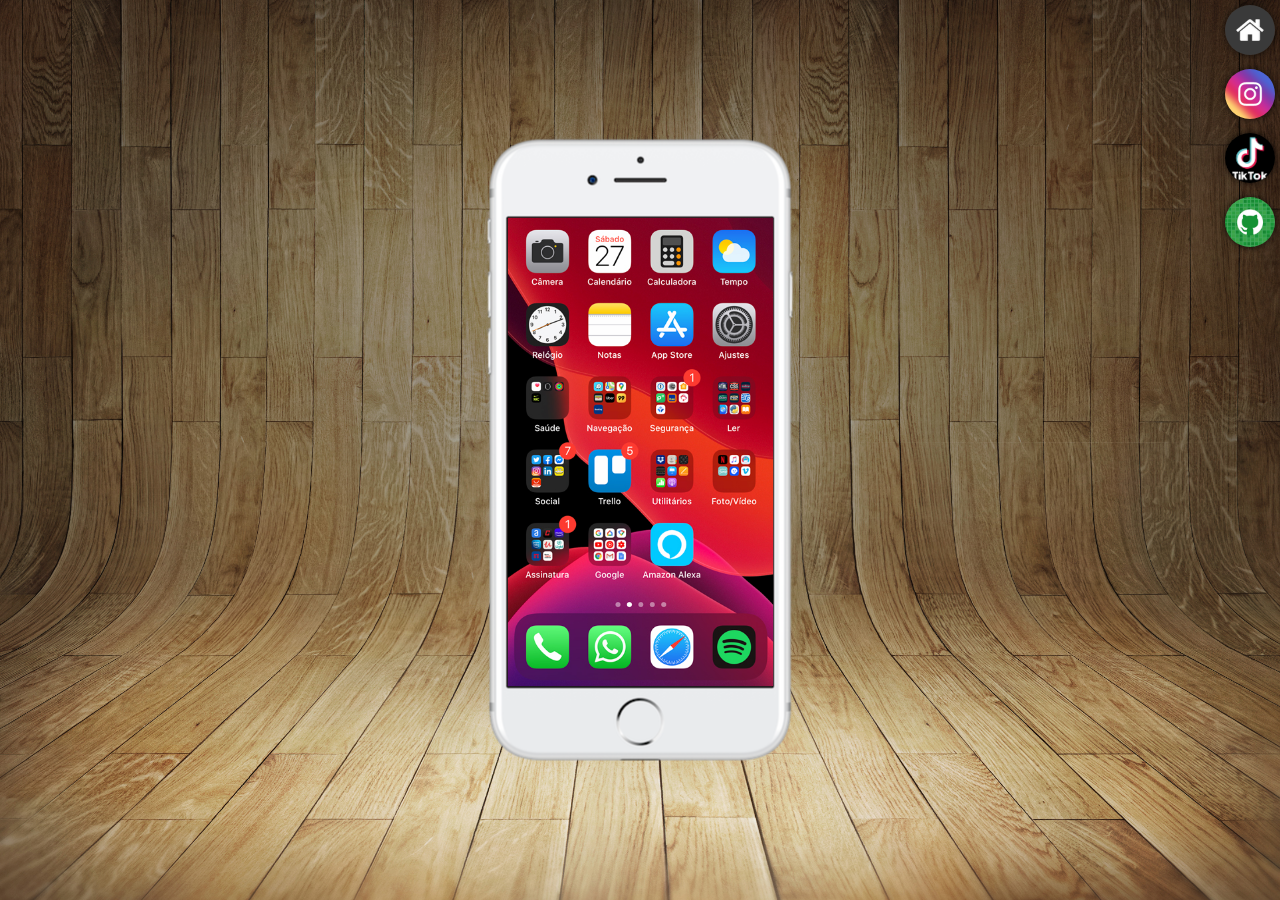
<file: projeto iframe/index.html>
<!DOCTYPE html>
<html lang="pt-br">
<head>
    <meta charset="UTF-8">
    <meta name="viewport" content="width=device-width, initial-scale=1.0">
    <title>Projeto iframe</title>
    <link rel="stylesheet" href="style.css">
    <link rel="shortcut icon" href="favicon.ico" type="image/x-icon">
</head>
<body>
    <main>
        <section id="cel">
            <iframe name="tela" id="tela" src="home.html" frameborder="0">seu navegador não é compatível com isto.</iframe>
        </section>
        <section id="rs">
            <a href="home.html" target="tela"><img src="imagens/logo-home.jpg" alt=""></a><br>
            <a href="instagram.html" target="tela"><img src="imagens/logo-instagram.jpg" alt=""></a><br>
            <a href="tiktok.html" target="tela"><img src="imagens/logo-tiktok.png" alt=""></a><br>
            <a href="github.html" target="tela"><img src="imagens/logo-github.jpg" alt=""></a>
        </section>
    </main>
</body>
</html>
</file>
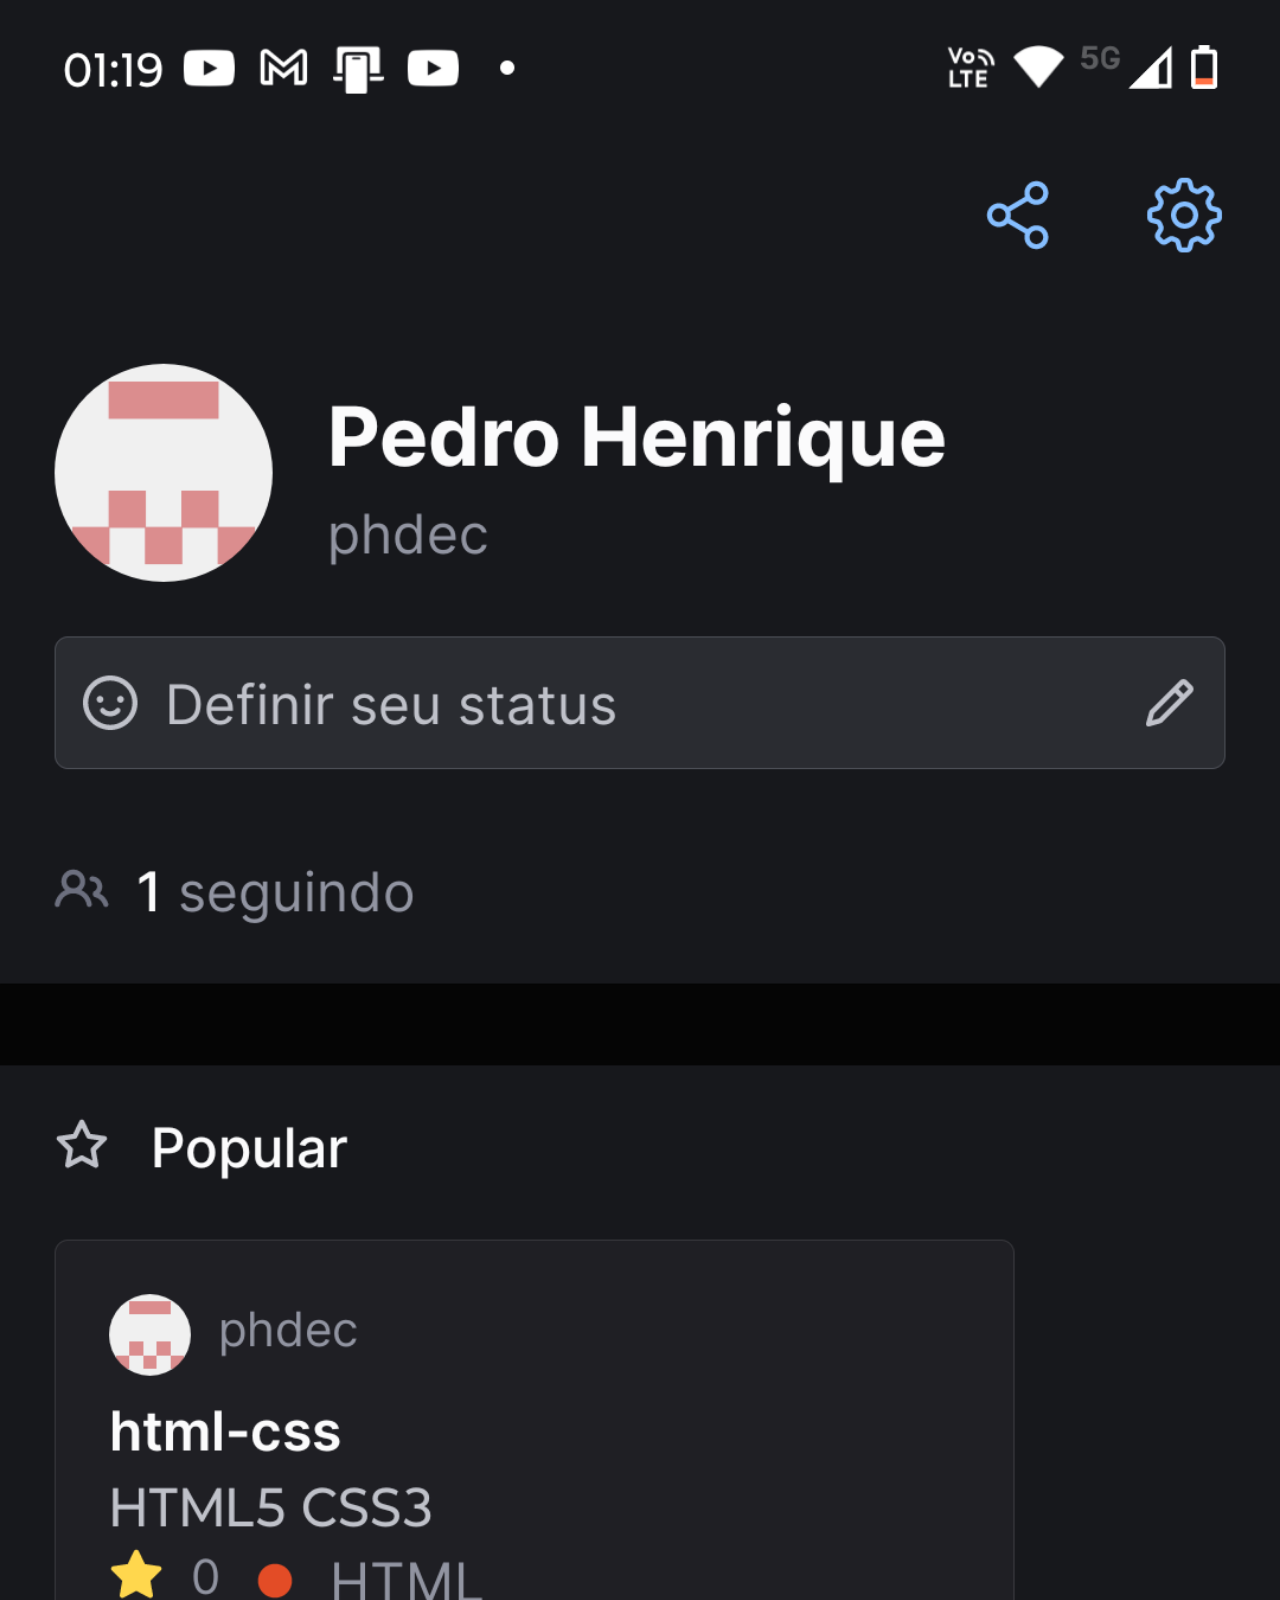
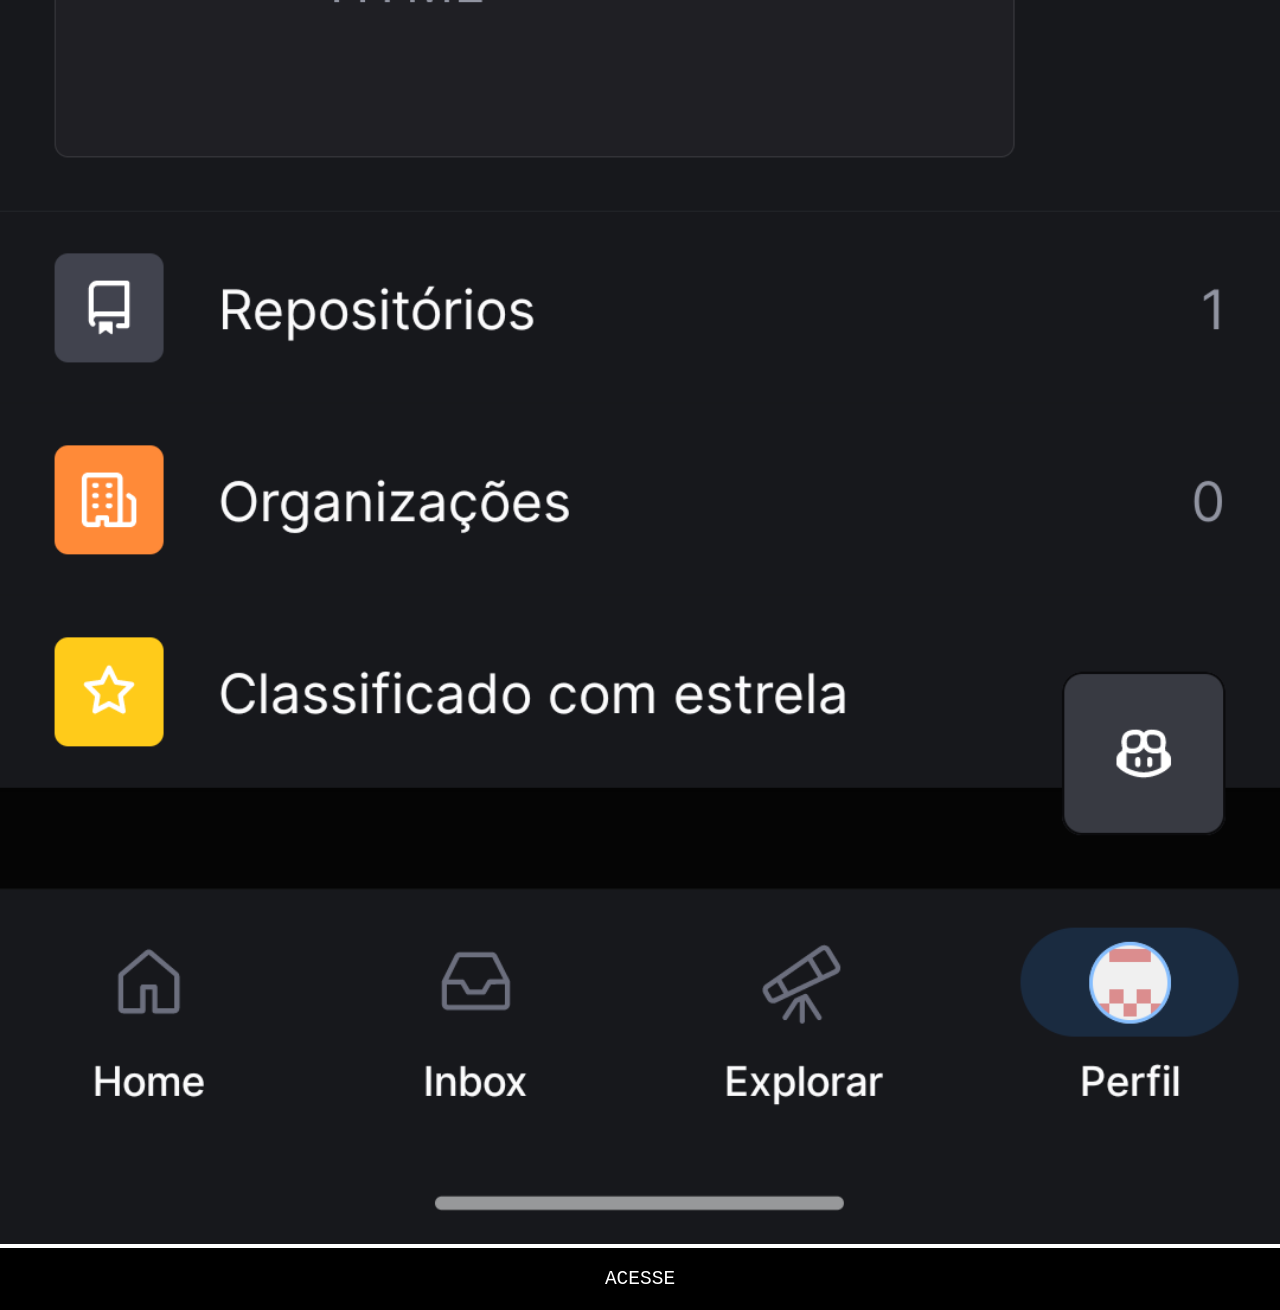
<file: projeto iframe/github.html>
<!DOCTYPE html>
<html lang="pt-br">
<head>
    <meta charset="UTF-8">
    <meta name="viewport" content="width=device-width, initial-scale=1.0">
    <title>Document</title>
    <link rel="stylesheet" href="estilo/social.css">
</head>
<body>
    <img src="imagens/tela-github.png" alt="tela github">
    <a href="https://github.com/phdec" target="_blank">ACESSE</a>

</body>
</html>
</file>
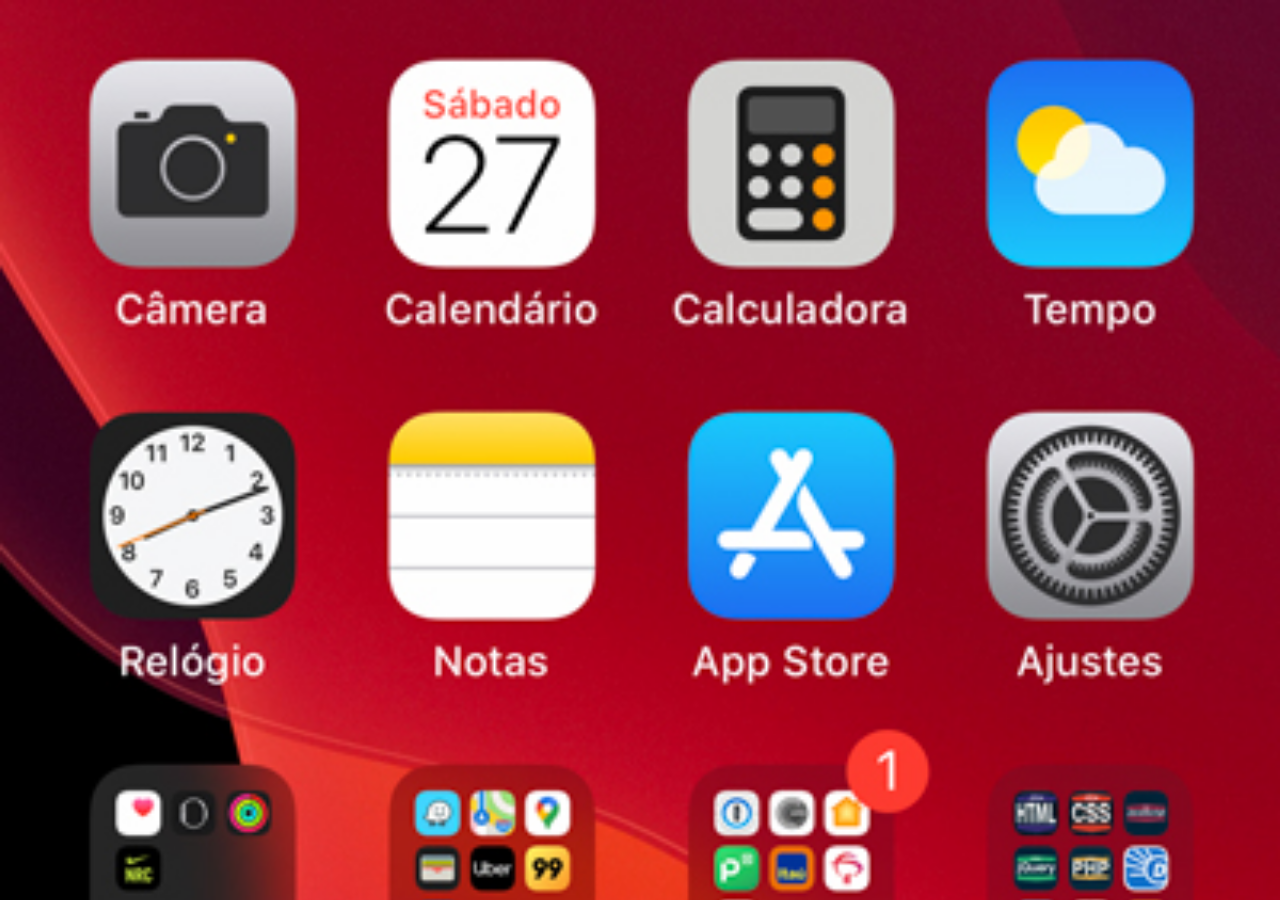
<file: projeto iframe/home.html>
<!DOCTYPE html>
<html lang="pt-br">
<head>
    <meta charset="UTF-8">
    <meta name="viewport" content="width=device-width, initial-scale=1.0">
    <title>Document</title>
    <style>
        * {
            margin: 0px;
            padding: 0px;
        }

        body {
            height: 100vh;
            width: 100vw;
            background: black url('imagens/tela-home.jpg') no-repeat top center;
            background-size: cover;
        }
    </style>
</head>
<body>
    
</body>
</html>
</file>
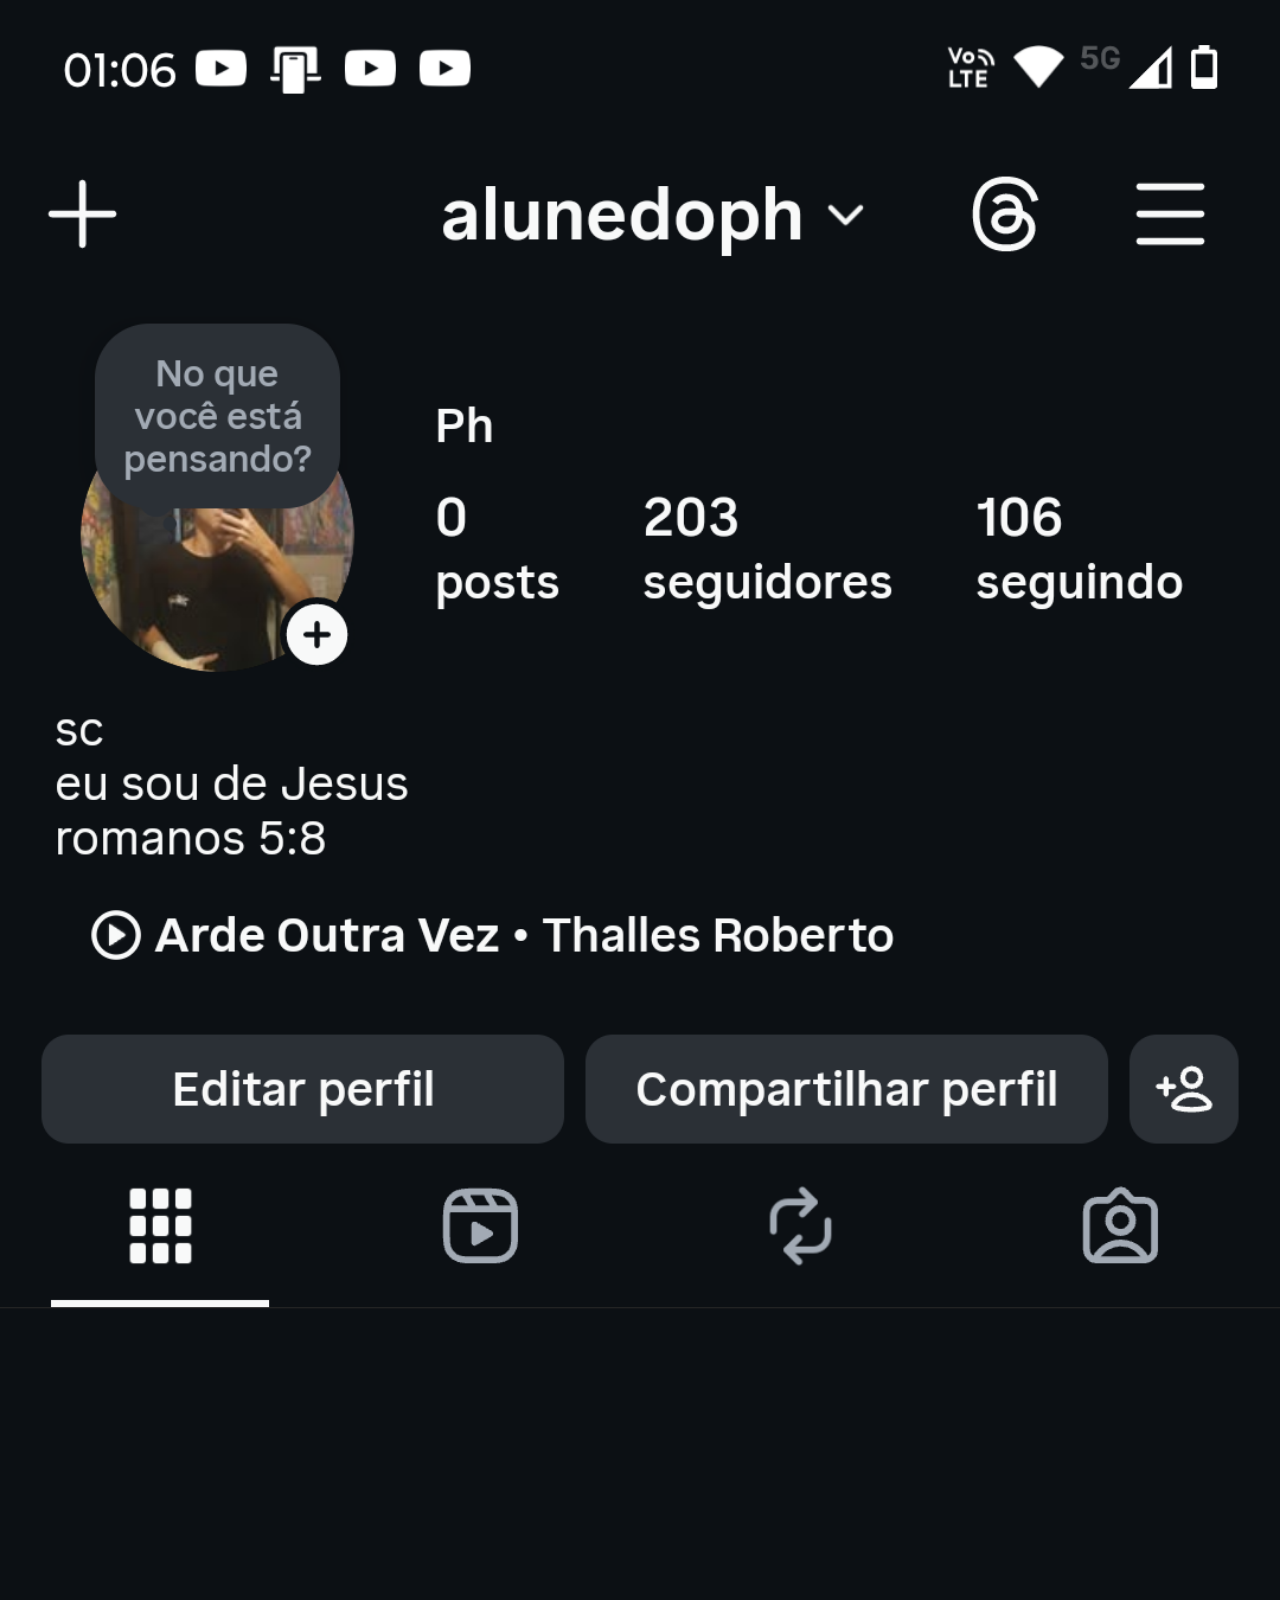
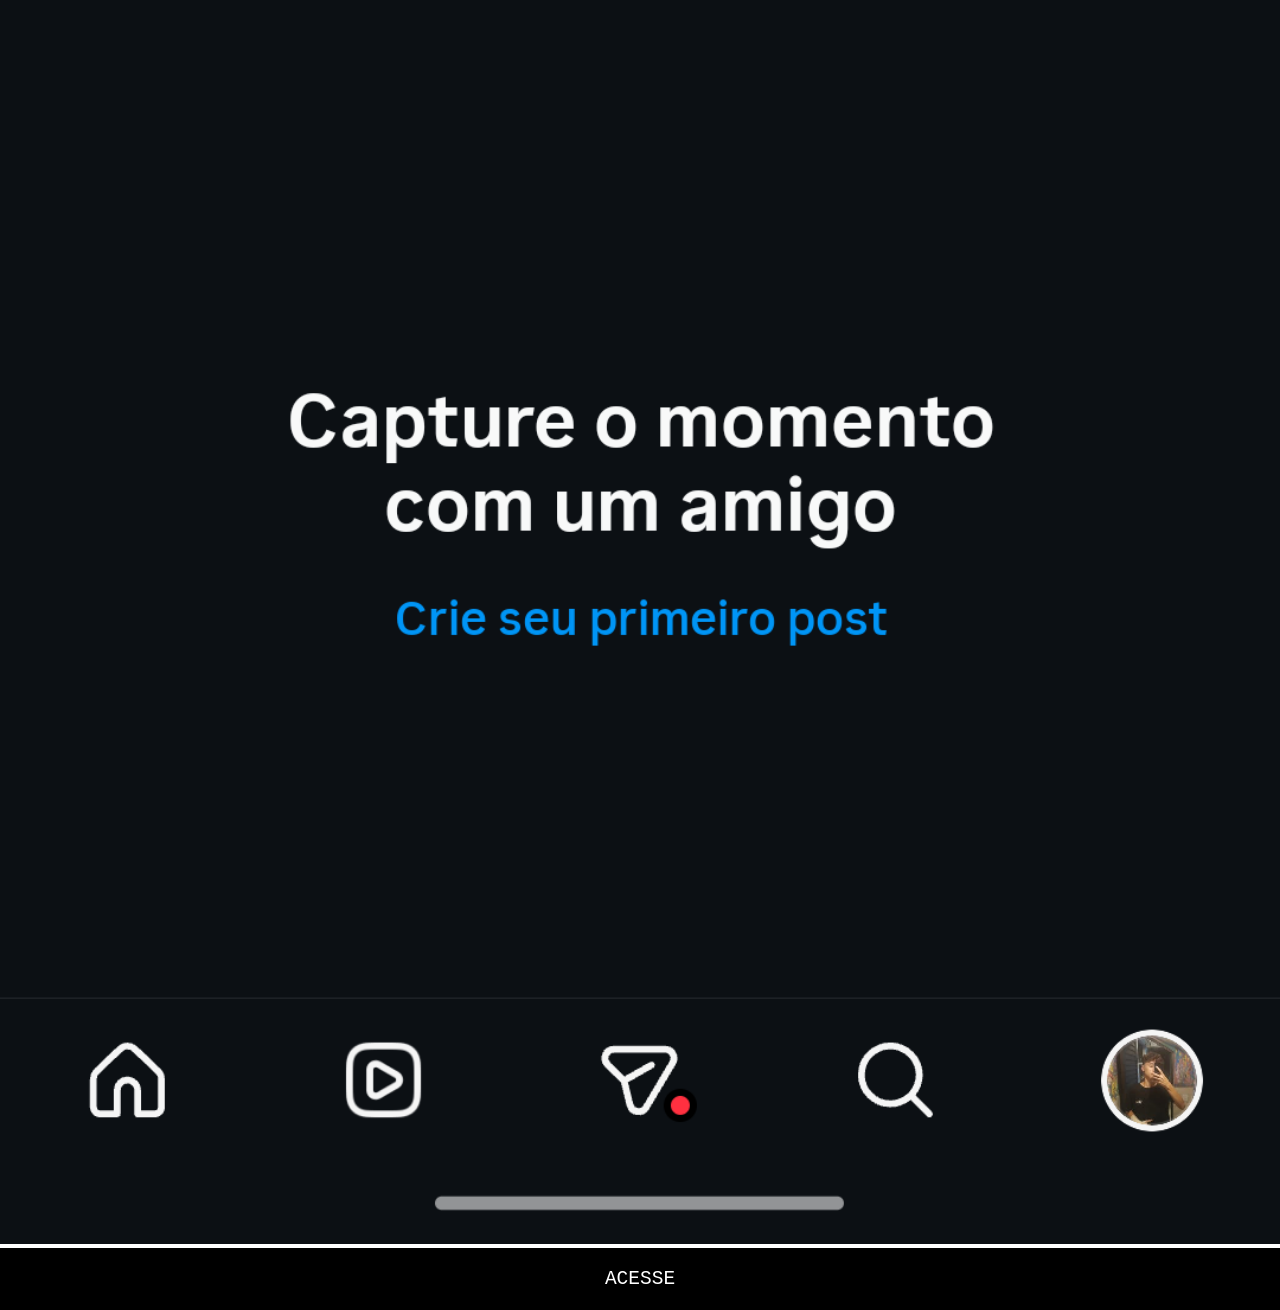
<file: projeto iframe/instagram.html>
<!DOCTYPE html>
<html lang="pt-br">
<head>
    <meta charset="UTF-8">
    <meta name="viewport" content="width=device-width, initial-scale=1.0">
    <title>Document</title>
    <link rel="stylesheet" href="estilo/social.css">
        <css></css>
    </link>
</head>
<body>
    <img src="imagens/tela-instagram.png" alt="tela instagram">
    <a href="https://www.instagram.com/alunedoph/" target="_blank">ACESSE</a>
</body>
</html>
</file>
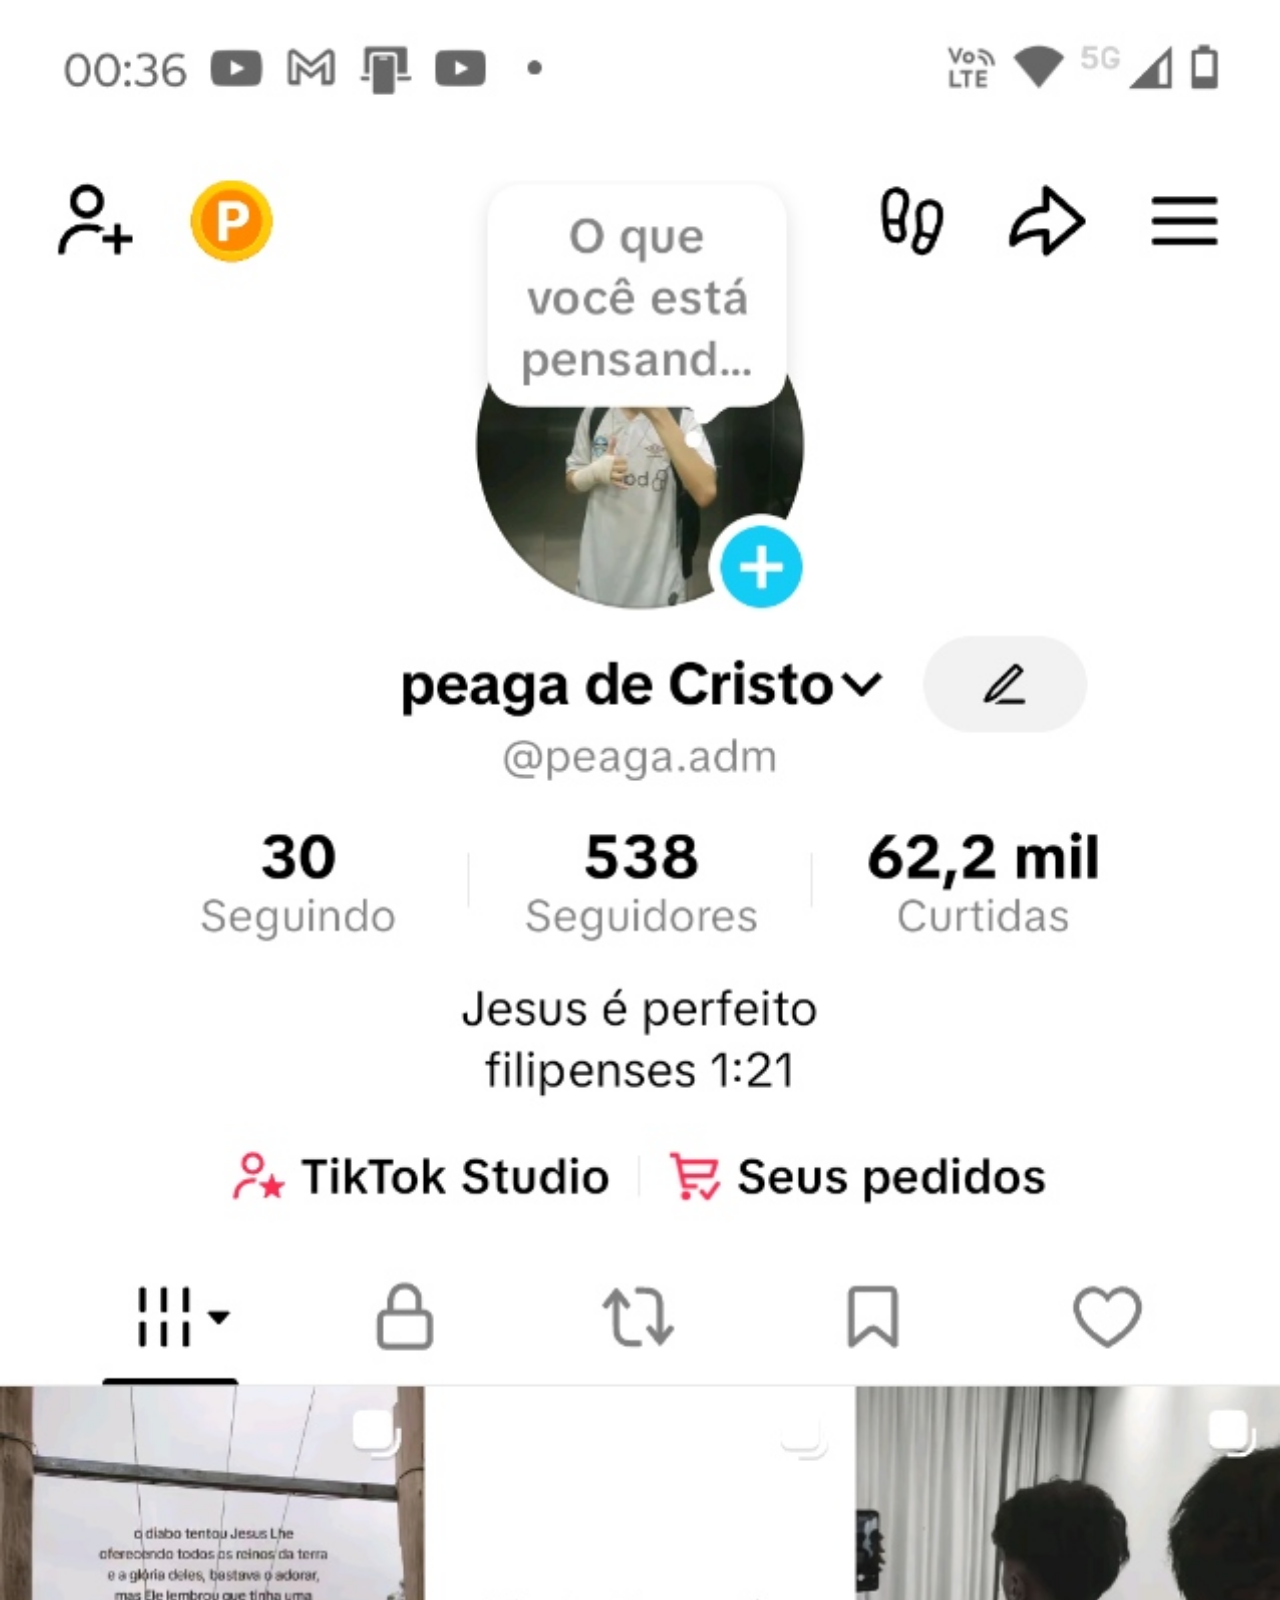
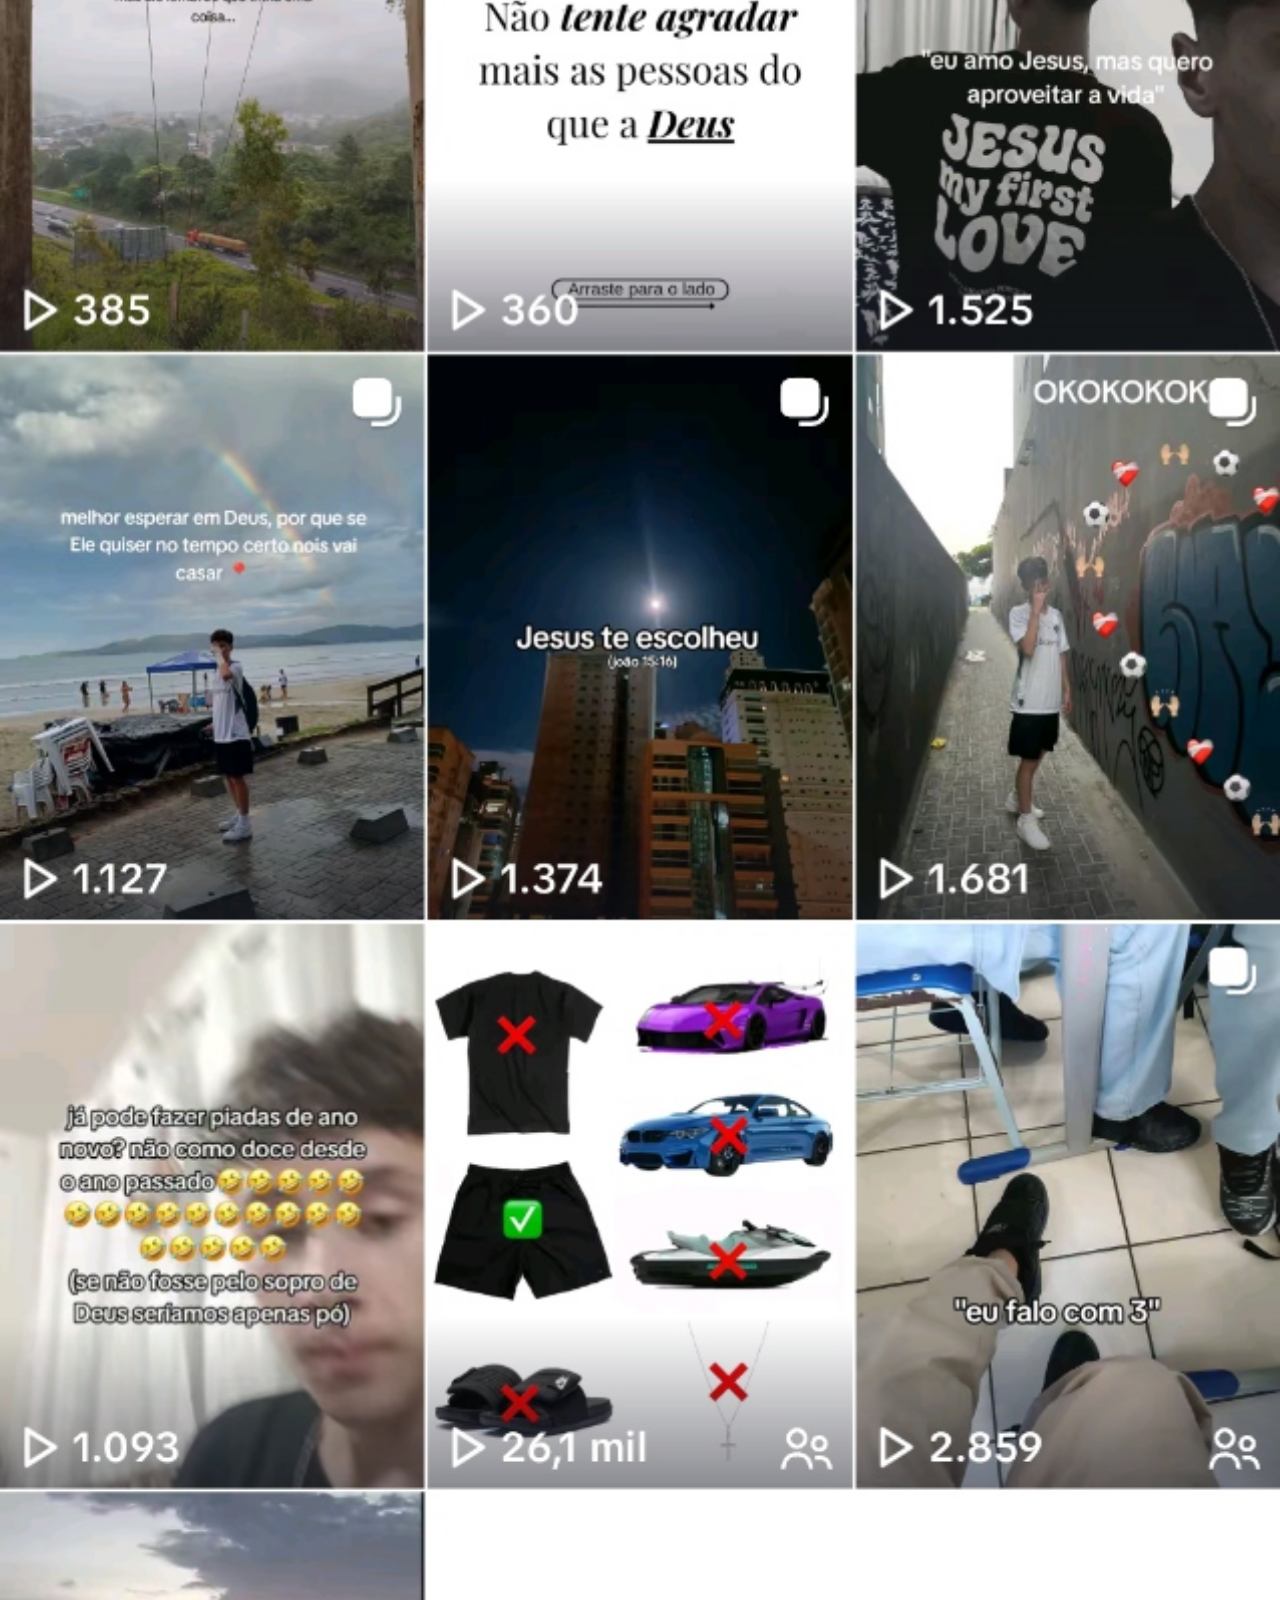
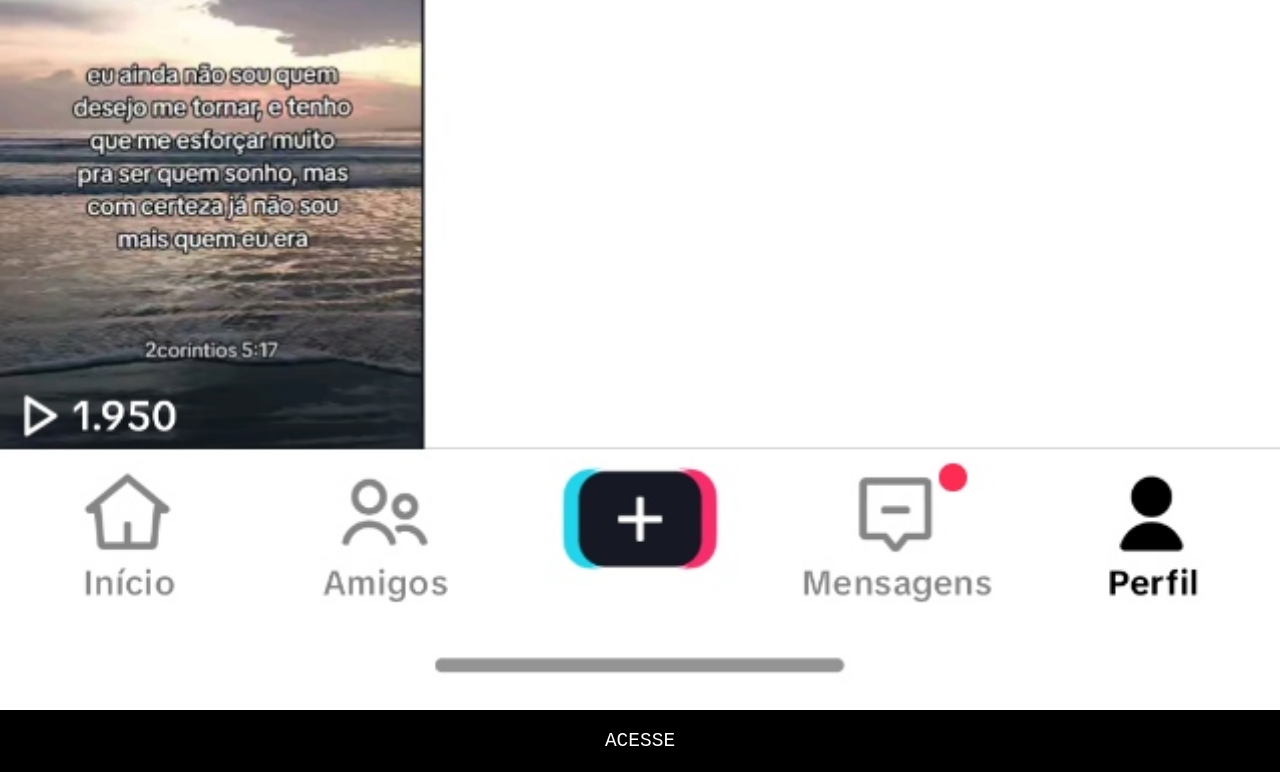
<file: projeto iframe/tiktok.html>
<!DOCTYPE html>
<html lang="pt-br">
<head>
    <meta charset="UTF-8">
    <meta name="viewport" content="width=device-width, initial-scale=1.0">
    <title>Document</title>
    <link rel="stylesheet" href="estilo/social.css">
</head>
<body>
    <img src="imagens/tela-tiktok.png" alt="tela do tiktok">
    <a href="https://www.tiktok.com/@peaga.adm?lang=pt-BR" target="_blank">ACESSE</a>
</body>
</html>
</file>
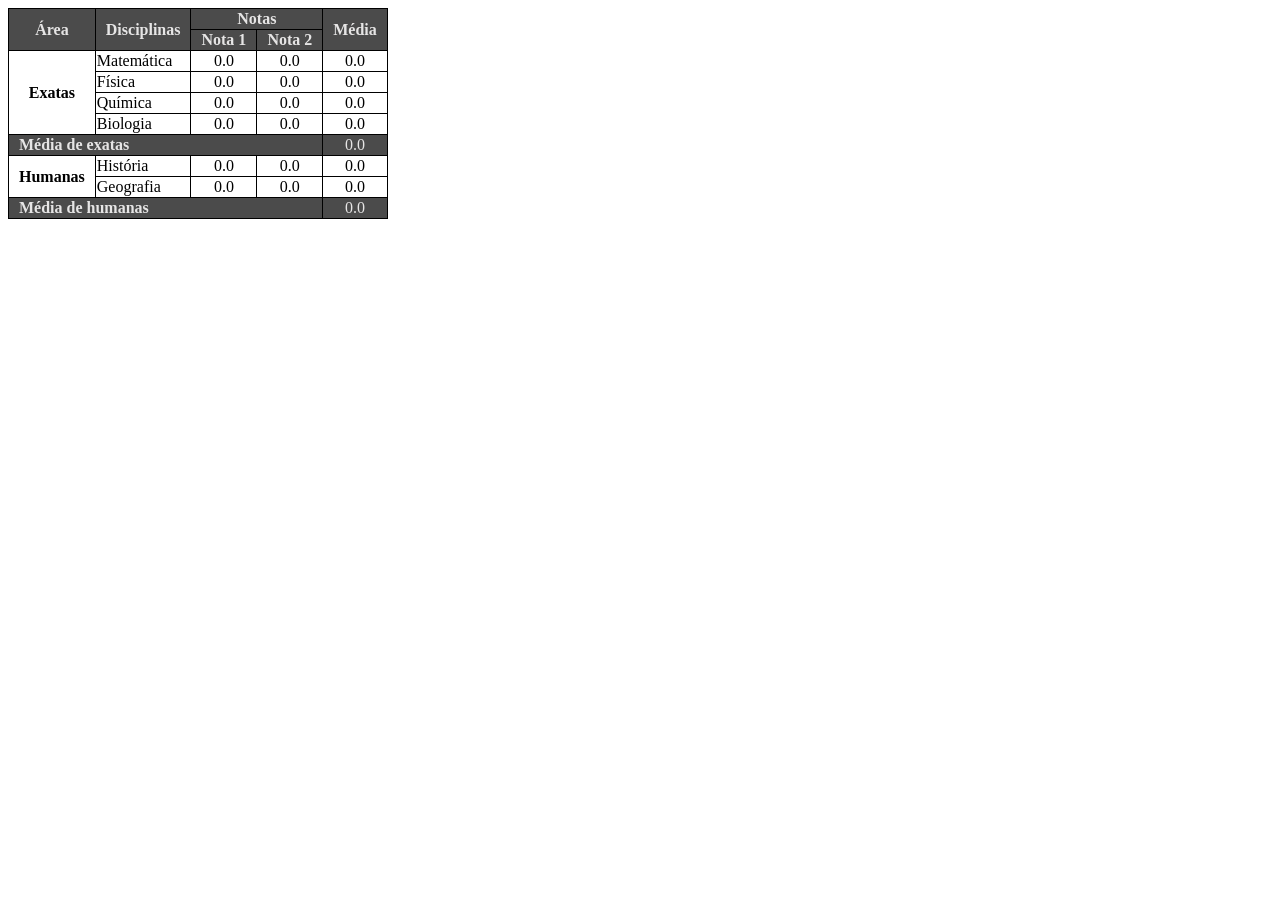
<file: exercícios/exr024/tabela005.html>
<!DOCTYPE html>
<html lang="pt-br">
<head>
    <meta charset="UTF-8">
    <meta name="viewport" content="width=device-width, initial-scale=1.0">
    <title>Tabela 005</title>
    <style>
        table {
            border-collapse: collapse;
        }

        th {
            border: 1px solid black;
            padding: 1px 10px;
        }

        td {
            border: 1px solid black;
        }

        .media {
            text-align: left;
        }

        #head {
            background-color: rgb(75, 75, 75);
            color: rgb(230, 229, 229);
        }

        .num {
            text-align: center;
        }
    </style>
</head>
<body>
    <table>
        <colgroup>
            <col class="c1">
            <col class="c2">
            <col class="c3">
        </colgroup>
        <thead id="head">
            <tr>
                <th rowspan="2" scope="row">Área</th>
                <th rowspan="2" scope="row">Disciplinas</th>
                <th colspan="2" scope="rowgroup">Notas</th>
                <th rowspan="2" scope="row">Média</th>
            <tr>
                <th scope="row">Nota 1</th>
                <th scope="row">Nota 2</th>
        </thead>
        <tbody>
            <tr>
                <th rowspan="4" scope="colgroup">Exatas</th>
                <td>Matemática</td>
                <td class="num">0.0</td>
                <td class="num">0.0</td>
                <td class="num">0.0</td>
            <tr>
                <td>Física</td>
                <td class="num">0.0</td>
                <td class="num">0.0</td>
                <td class="num">0.0</td>
            <tr>
                <td>Química</td>
                <td class="num">0.0</td>
                <td class="num">0.0</td>
                <td class="num">0.0</td>
            <tr>
                <td>Biologia</td>
                <td class="num">0.0</td>
                <td class="num">0.0</td>
                <td class="num">0.0</td>
            <tr>
                <th colspan="4" class="media" id="head" scope="col">Média de exatas
                <td id="head" class="num">0.0</td>
            <tr>
                <th rowspan="2">Humanas
                <td>História</td>
                <td class="num">0.0</td>
                <td class="num">0.0</td>
                <td class="num">0.0</td>
            <tr>
                <td>Geografia</td>
                <td class="num">0.0</td>
                <td class="num">0.0</td>
                <td class="num">0.0</td>
            <tr>
                <th colspan="4" class="media" id="head" scope="col">Média de humanas</th>
                <td id="head" class="num">0.0</td>
        </tbody>
    </table>
</body>
</html>
</file>
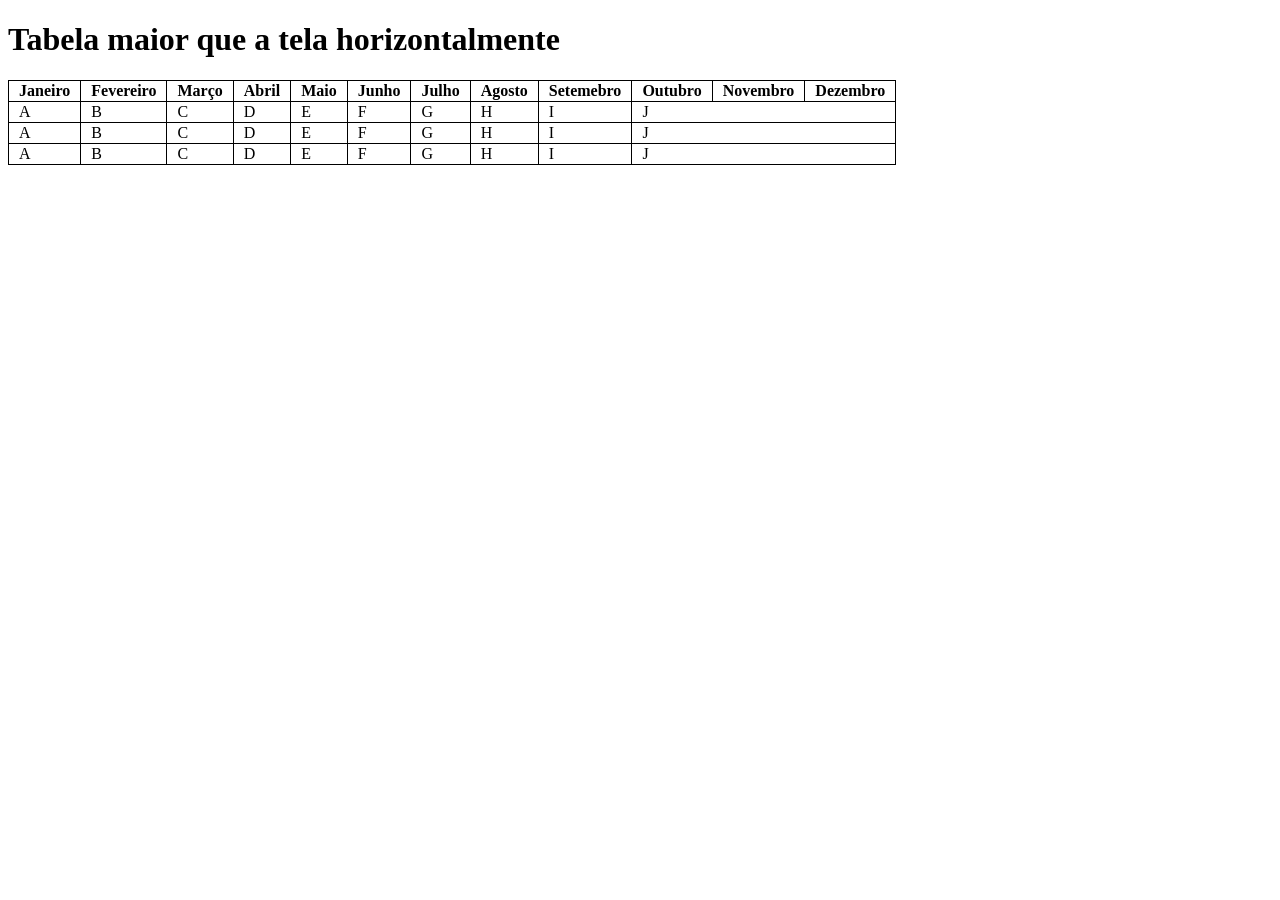
<file: exercícios/exr024/tabela006.html>
<!DOCTYPE html>
<html lang="pt-br">
<head>
    <meta charset="UTF-8">
    <meta name="viewport" content="width=device-width, initial-scale=1.0">
    <title>tabela006</title>
    <style>
        table {
            border-collapse: collapse;
        }

        th, td {
            border: 1px solid black;
            padding: 1px 10px;
        }

        div {
            overflow: auto;
            /* scrollbar-width: none; */
        }
    </style>
</head>
<body>
    <h1>Tabela maior que a tela horizontalmente</h1>
    <div>
        <table>
            <tr>
                <th>Janeiro</th>
                <th>Fevereiro</th>
                <th>Março</th>
                <th>Abril</th>
                <th>Maio</th>
                <th>Junho</th>
                <th>Julho</th>
                <th>Agosto</th>
                <th>Setemebro</th>
                <th>Outubro</th>
                <th>Novembro</th>
                <th>Dezembro</th>
            </tr>
            <tr>
                <td>A</td>
                <td>B</td>
                <td>C</td>
                <td>D</td>
                <td>E</td>
                <td>F</td>
                <td>G</td>
                <td>H</td>
                <td>I</td>
                <td colspan="3">J</td>
            </tr>
            <tr>
                <td>A</td>
                <td>B</td>
                <td>C</td>
                <td>D</td>
                <td>E</td>
                <td>F</td>
                <td>G</td>
                <td>H</td>
                <td>I</td>
                <td colspan="3">J</td>
            </tr>
            <tr>
                <td>A</td>
                <td>B</td>
                <td>C</td>
                <td>D</td>
                <td>E</td>
                <td>F</td>
                <td>G</td>
                <td>H</td>
                <td>I</td>
                <td colspan="3">J</td>
            </tr>
        </table>
    </div>
</body>
</html>
</file>
<file: projeto iframe/style.css>
@charset "UTF-8";

* {
    margin: 0px;
    padding: 0px;
}

body {
    height: 100vh;
}

main {
    height: 100vh;
    width: 100%;
    position: relative;
    background: url(imagens/fundo-madeira.jpg) no-repeat top center fixed;
    background-size: cover;
}

section#cel {
    height: 627px;
    width: 311px;
    background: url('imagens/frame-iphone.png') no-repeat;
    position: absolute;
    top: 50%;
    left: 50%;
    transform: translate(-50%, -50%);
    max-height: 100vh;
}

iframe#tela {
    position: relative;
    top: 81px;
    left: 23px;
    border-radius: 1px;
    width: 266px;
    height: 469px;
}

section#rs img {
    height: 50px;
    border-radius: 50%;
    margin: 5px;
    box-shadow: 0px 0px 7px rgba(0, 0, 0, 0.705);
}

section#rs {
    text-align: right;
}
</file>
<file: projeto iframe/estilo/social.css>
@charset "UTF-8";

* {
    margin: 0px;
    padding: 0px;
    font-family: monospace;
}

::-webkit-scrollbar {
    width: 0vw;
    height: 0vh;
}

img {
    width: 100vw;
}

a {
    background-color: black;
    color: white;
    text-decoration: none;
    display: block;
    padding: 20px 0px;
    text-align: center;
    font-size: 1.5em;
}

a:hover {
    background-color: rgb(14, 14, 14);
    transition: 0.3s;
}
</file>
